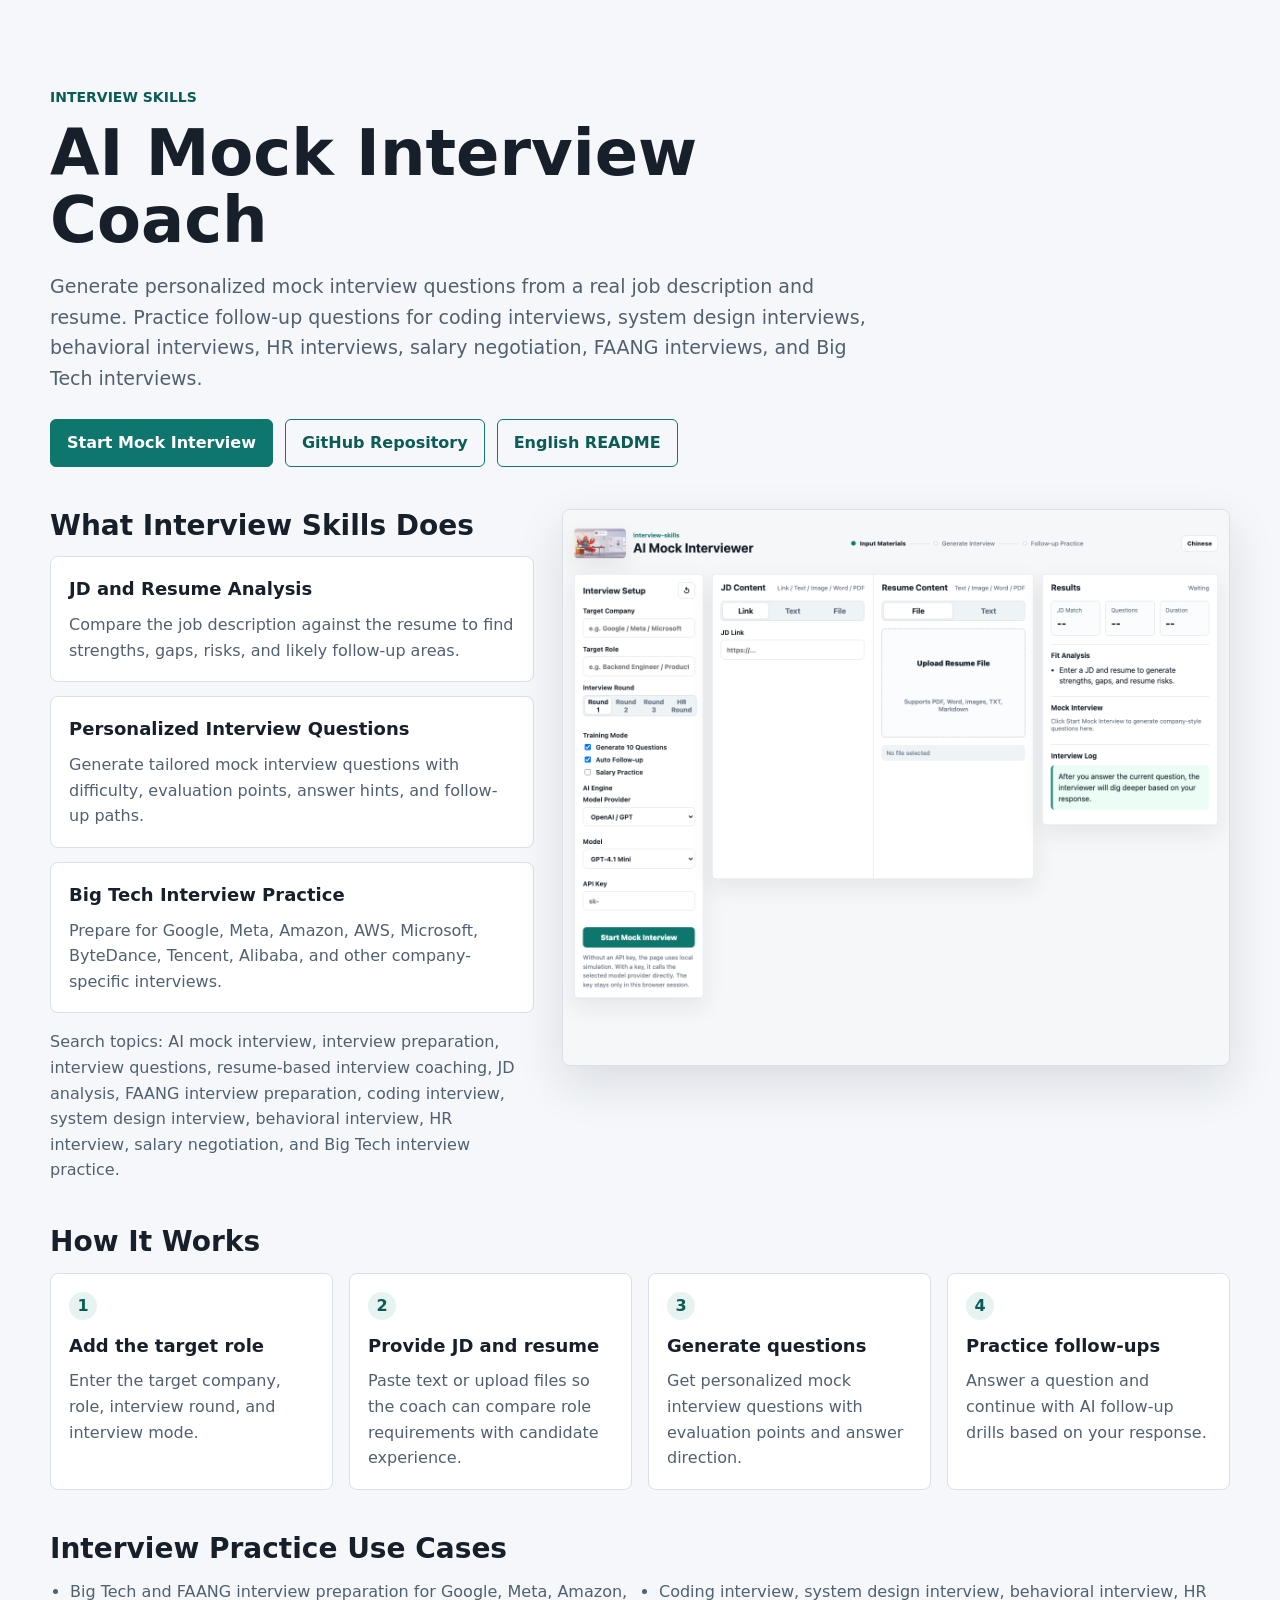
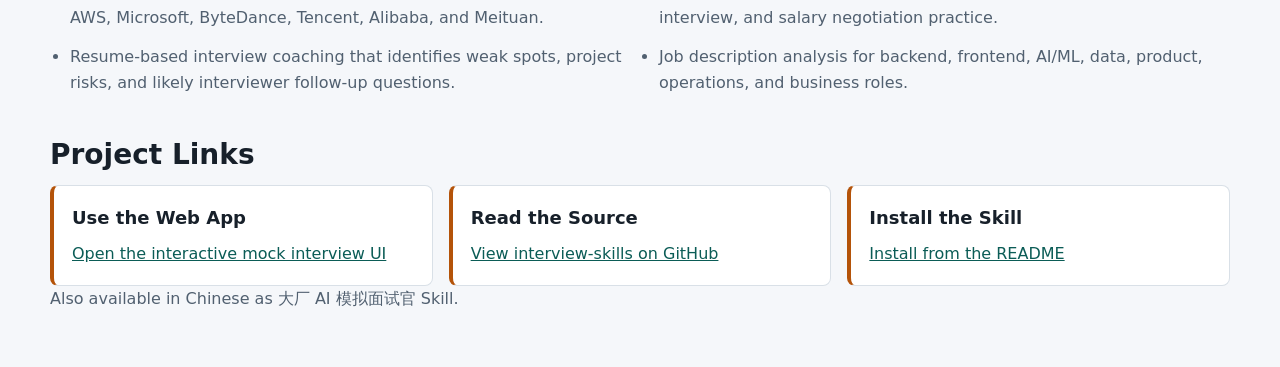
<file: index.html>
<!doctype html>
<html lang="en">
  <head>
    <meta charset="utf-8" />
    <meta name="viewport" content="width=device-width, initial-scale=1" />
    <title>Interview Skills - AI Mock Interview Coach for Interview Preparation</title>
    <meta
      name="description"
      content="Interview Skills is an AI mock interview coach that creates personalized interview questions from a JD and resume for Big Tech interview practice."
    />
    <meta name="msvalidate.01" content="14838DF606405084785C215E25DCF70C" />
    <meta name="google-site-verification" content="uXRhX5gesFoxwUtMh2J5TXwFEmEUhVI5hMuk_DImKas" />
    <meta name="robots" content="index,follow" />
    <link rel="canonical" href="https://jennifer88huang.github.io/interview-skills/" />
    <meta property="og:title" content="Interview Skills - AI Mock Interview Coach" />
    <meta
      property="og:description"
      content="Create personalized mock interview questions from a JD and resume, then practice AI follow-ups for Big Tech interviews."
    />
    <meta property="og:type" content="website" />
    <meta property="og:url" content="https://jennifer88huang.github.io/interview-skills/" />
    <meta property="og:image" content="https://jennifer88huang.github.io/interview-skills/assets/mock-interview-ui-en.png" />
    <meta name="twitter:card" content="summary_large_image" />
    <meta name="twitter:title" content="Interview Skills - AI Mock Interview Coach" />
    <meta
      name="twitter:description"
      content="AI mock interview coach for JD and resume-based Big Tech interview practice."
    />
    <meta name="twitter:image" content="https://jennifer88huang.github.io/interview-skills/assets/mock-interview-ui-en.png" />
    <link rel="alternate" type="text/plain" href="https://jennifer88huang.github.io/interview-skills/llms.txt" title="LLMs.txt" />
    <script type="application/ld+json">
      {
        "@context": "https://schema.org",
        "@type": ["WebApplication", "SoftwareApplication"],
        "name": "Interview Skills",
        "alternateName": "AI Mock Interview Coach",
        "applicationCategory": "EducationalApplication",
        "operatingSystem": "Web",
        "url": "https://jennifer88huang.github.io/interview-skills/",
        "sameAs": "https://github.com/jennifer88huang/interview-skills",
        "image": "https://jennifer88huang.github.io/interview-skills/assets/mock-interview-ui-en.png",
        "screenshot": "https://jennifer88huang.github.io/interview-skills/assets/mock-interview-ui-en.png",
        "keywords": [
          "AI mock interview",
          "interview preparation",
          "mock interview questions",
          "JD and resume analysis",
          "Big Tech interview",
          "FAANG interview preparation",
          "coding interview",
          "system design interview",
          "behavioral interview"
        ],
        "featureList": [
          "Generate personalized mock interview questions from a job description and resume",
          "Analyze JD and resume match, gaps, risks, and follow-up areas",
          "Practice follow-up questions for coding, system design, behavioral, HR, and salary negotiation interviews",
          "Support Big Tech interview practice for Google, Meta, Amazon, AWS, Microsoft, ByteDance, Tencent, Alibaba, and Meituan"
        ],
        "description": "AI mock interview coach for interview preparation. Generate personalized mock interview questions from a job description and resume, then practice follow-up questions, coding interviews, system design interviews, behavioral interviews, HR interviews, salary negotiation, and Big Tech interviews.",
        "offers": {
          "@type": "Offer",
          "price": "0",
          "priceCurrency": "USD"
        }
      }
    </script>
    <style>
      :root {
        color-scheme: light;
        --ink: #17202a;
        --muted: #516070;
        --line: #d9e0e7;
        --panel: #ffffff;
        --bg: #f5f7fa;
        --accent: #0f766e;
        --accent-dark: #0b5c56;
        --warm: #b45309;
      }

      * {
        box-sizing: border-box;
      }

      body {
        margin: 0;
        background: var(--bg);
        color: var(--ink);
        font-family: ui-sans-serif, system-ui, -apple-system, BlinkMacSystemFont, "Segoe UI", sans-serif;
        line-height: 1.6;
      }

      main {
        max-width: 1220px;
        margin: 0 auto;
        padding: 44px 20px 56px;
      }

      .hero {
        max-width: 880px;
      }

      .eyebrow {
        margin: 0 0 12px;
        color: var(--accent-dark);
        font-size: 14px;
        font-weight: 700;
        text-transform: uppercase;
      }

      h1 {
        margin: 0;
        max-width: 760px;
        font-size: clamp(36px, 6vw, 64px);
        line-height: 1.04;
        letter-spacing: 0;
      }

      .lead {
        margin: 18px 0 0;
        color: var(--muted);
        font-size: 19px;
        max-width: 820px;
      }

      .actions {
        display: flex;
        flex-wrap: wrap;
        gap: 12px;
        margin-top: 26px;
      }

      a {
        color: var(--accent-dark);
      }

      .button {
        display: inline-flex;
        align-items: center;
        justify-content: center;
        min-height: 44px;
        padding: 10px 16px;
        border: 1px solid var(--accent);
        border-radius: 6px;
        background: var(--accent);
        color: #fff;
        font-weight: 700;
        text-decoration: none;
      }

      .button.secondary {
        background: transparent;
        color: var(--accent-dark);
      }

      .screenshot {
        width: 100%;
        height: auto;
        border: 1px solid var(--line);
        border-radius: 8px;
        background: var(--panel);
        box-shadow: 0 18px 48px rgba(25, 37, 51, 0.12);
      }

      .feature-showcase {
        display: grid;
        grid-template-columns: minmax(280px, 0.42fr) minmax(520px, 0.58fr);
        gap: 28px;
        align-items: start;
      }

      .feature-copy {
        min-width: 0;
      }

      section {
        margin-top: 42px;
      }

      h2 {
        margin: 0 0 14px;
        font-size: 28px;
        line-height: 1.2;
        letter-spacing: 0;
      }

      .grid {
        display: grid;
        grid-template-columns: repeat(3, minmax(0, 1fr));
        gap: 16px;
      }

      .feature-list {
        display: grid;
        grid-template-columns: 1fr;
        gap: 14px;
      }

      .card {
        border: 1px solid var(--line);
        border-radius: 8px;
        background: var(--panel);
        padding: 18px;
      }

      .card h3 {
        margin: 0 0 8px;
        font-size: 18px;
      }

      .card p,
      .keywords,
      .note {
        margin: 0;
        color: var(--muted);
      }

      .keywords {
        margin-top: 16px;
      }

      .showcase-media {
        min-width: 0;
      }

      .repo {
        border-left: 4px solid var(--warm);
      }

      .steps {
        counter-reset: step;
        display: grid;
        grid-template-columns: repeat(4, minmax(0, 1fr));
        gap: 16px;
      }

      .step {
        position: relative;
      }

      .step::before {
        counter-increment: step;
        content: counter(step);
        display: inline-grid;
        width: 28px;
        height: 28px;
        margin-bottom: 12px;
        place-items: center;
        border-radius: 999px;
        background: #e7f3f1;
        color: var(--accent-dark);
        font-weight: 800;
      }

      .text-list {
        display: grid;
        grid-template-columns: repeat(2, minmax(0, 1fr));
        gap: 14px 18px;
        margin: 0;
        padding-left: 20px;
        color: var(--muted);
      }

      @media (max-width: 860px) {
        main {
          padding-top: 28px;
        }

        .feature-showcase,
        .grid,
        .steps,
        .text-list {
          grid-template-columns: 1fr;
        }
      }
    </style>
  </head>
  <body>
    <main>
      <section class="hero" aria-labelledby="page-title">
        <div>
          <p class="eyebrow">Interview Skills</p>
          <h1 id="page-title">AI Mock Interview Coach</h1>
          <p class="lead">
            Generate personalized mock interview questions from a real job description and resume. Practice follow-up
            questions for coding interviews, system design interviews, behavioral interviews, HR interviews, salary
            negotiation, FAANG interviews, and Big Tech interviews.
          </p>
          <div class="actions">
            <a class="button" href="./ui/">Start Mock Interview</a>
            <a class="button secondary" href="https://github.com/jennifer88huang/interview-skills">GitHub Repository</a>
            <a class="button secondary" href="https://github.com/jennifer88huang/interview-skills/blob/main/README-en.md">English README</a>
          </div>
        </div>
      </section>

      <section class="feature-showcase" aria-labelledby="features-title">
        <div class="feature-copy">
          <h2 id="features-title">What Interview Skills Does</h2>
          <div class="feature-list">
            <article class="card">
              <h3>JD and Resume Analysis</h3>
              <p>Compare the job description against the resume to find strengths, gaps, risks, and likely follow-up areas.</p>
            </article>
            <article class="card">
              <h3>Personalized Interview Questions</h3>
              <p>Generate tailored mock interview questions with difficulty, evaluation points, answer hints, and follow-up paths.</p>
            </article>
            <article class="card">
              <h3>Big Tech Interview Practice</h3>
              <p>Prepare for Google, Meta, Amazon, AWS, Microsoft, ByteDance, Tencent, Alibaba, and other company-specific interviews.</p>
            </article>
          </div>
          <p class="keywords">
            Search topics: AI mock interview, interview preparation, interview questions, resume-based interview coaching,
            JD analysis, FAANG interview preparation, coding interview, system design interview, behavioral interview,
            HR interview, salary negotiation, and Big Tech interview practice.
          </p>
        </div>
        <div class="showcase-media">
          <img
            class="screenshot"
            src="./assets/mock-interview-ui-en.png"
            alt="Interview Skills browser UI for AI mock interview preparation from JD and resume"
          />
        </div>
      </section>

      <section aria-labelledby="workflow-title">
        <h2 id="workflow-title">How It Works</h2>
        <div class="steps">
          <article class="card step">
            <h3>Add the target role</h3>
            <p>Enter the target company, role, interview round, and interview mode.</p>
          </article>
          <article class="card step">
            <h3>Provide JD and resume</h3>
            <p>Paste text or upload files so the coach can compare role requirements with candidate experience.</p>
          </article>
          <article class="card step">
            <h3>Generate questions</h3>
            <p>Get personalized mock interview questions with evaluation points and answer direction.</p>
          </article>
          <article class="card step">
            <h3>Practice follow-ups</h3>
            <p>Answer a question and continue with AI follow-up drills based on your response.</p>
          </article>
        </div>
      </section>

      <section aria-labelledby="use-cases-title">
        <h2 id="use-cases-title">Interview Practice Use Cases</h2>
        <ul class="text-list">
          <li>Big Tech and FAANG interview preparation for Google, Meta, Amazon, AWS, Microsoft, ByteDance, Tencent, Alibaba, and Meituan.</li>
          <li>Coding interview, system design interview, behavioral interview, HR interview, and salary negotiation practice.</li>
          <li>Resume-based interview coaching that identifies weak spots, project risks, and likely interviewer follow-up questions.</li>
          <li>Job description analysis for backend, frontend, AI/ML, data, product, operations, and business roles.</li>
        </ul>
      </section>

      <section aria-labelledby="links-title">
        <h2 id="links-title">Project Links</h2>
        <div class="grid">
          <article class="card repo">
            <h3>Use the Web App</h3>
            <p><a href="./ui/">Open the interactive mock interview UI</a></p>
          </article>
          <article class="card repo">
            <h3>Read the Source</h3>
            <p><a href="https://github.com/jennifer88huang/interview-skills">View interview-skills on GitHub</a></p>
          </article>
          <article class="card repo">
            <h3>Install the Skill</h3>
            <p><a href="https://github.com/jennifer88huang/interview-skills#-%E5%BF%AB%E9%80%9F%E5%BC%80%E5%A7%8B">Install from the README</a></p>
          </article>
        </div>
        <p class="note">Also available in Chinese as 大厂 AI 模拟面试官 Skill.</p>
      </section>
    </main>
  </body>
</html>
</file>
